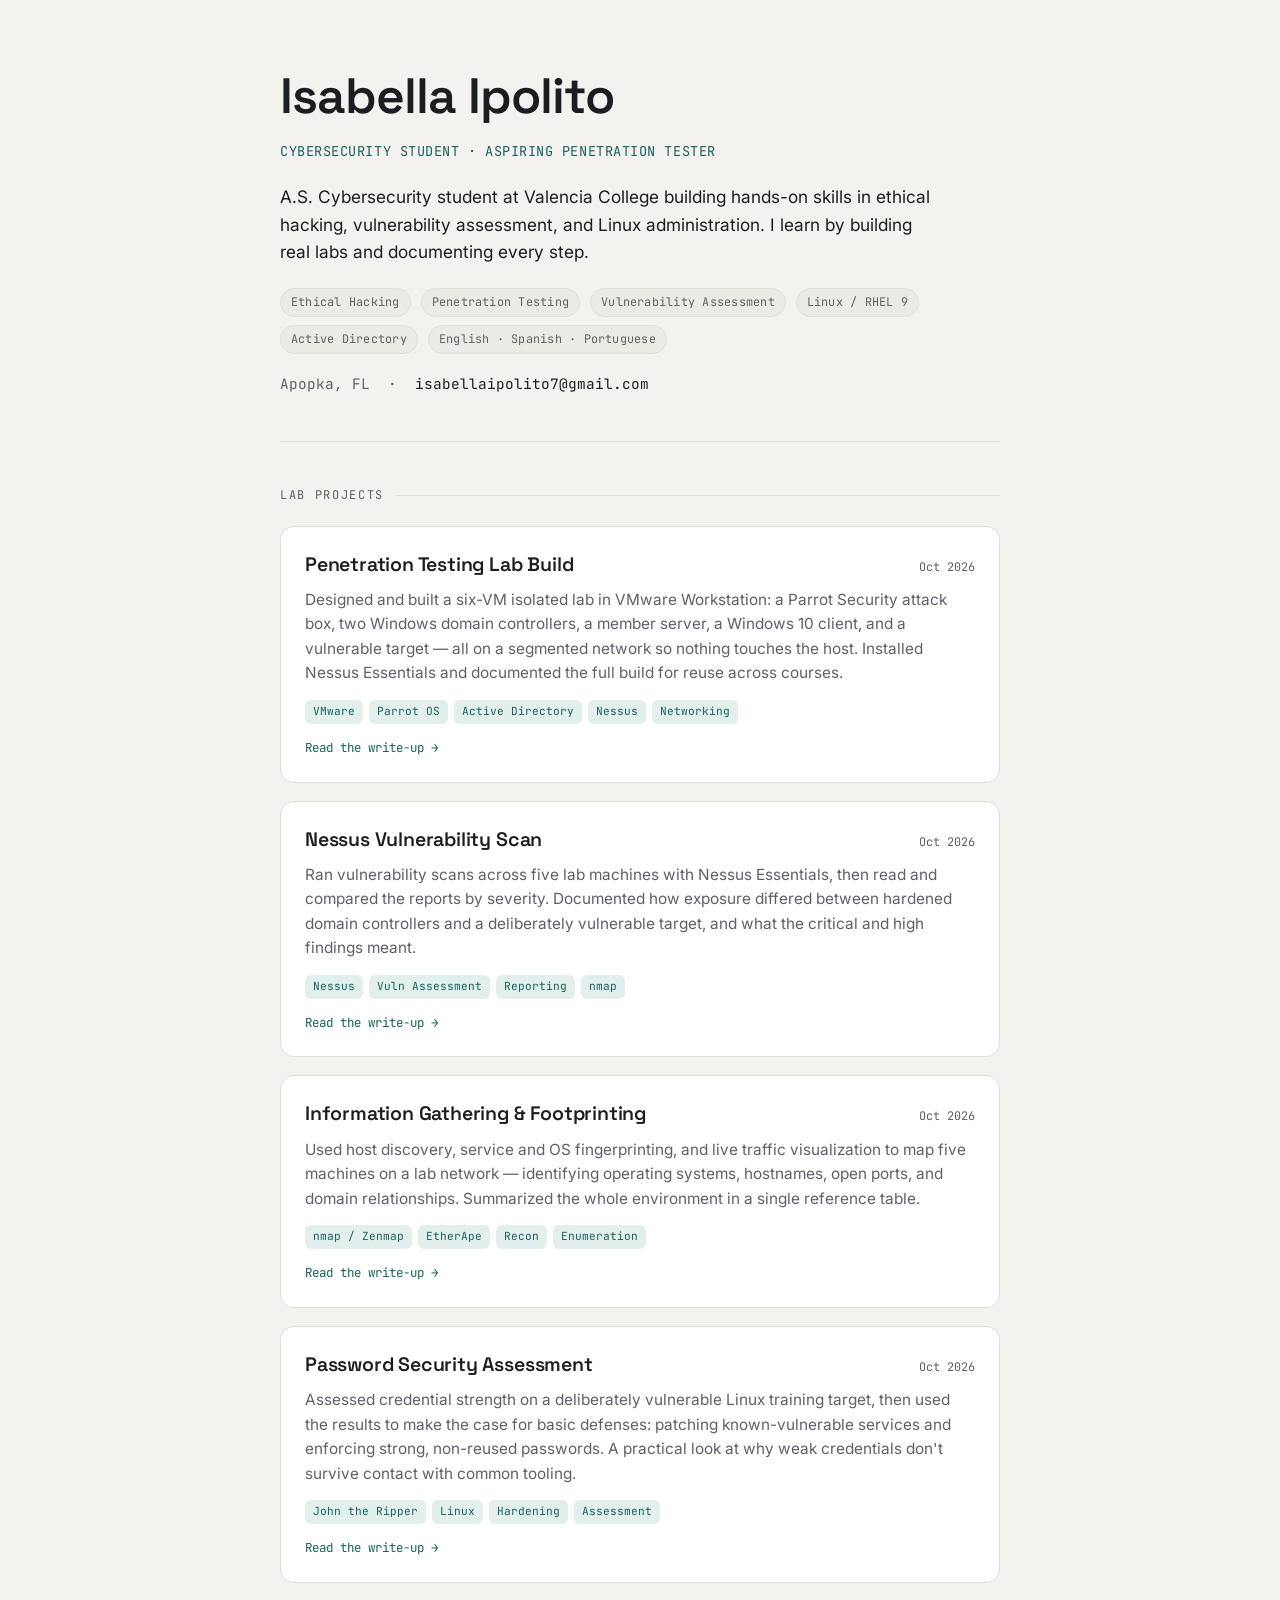
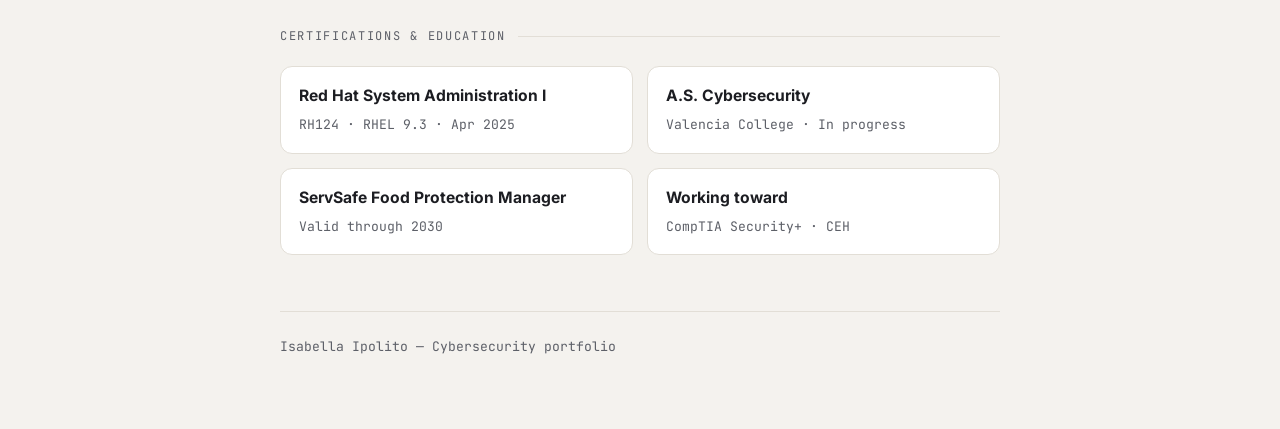
<file: index.html>
<!doctype html>
<html lang="en">
<head>
<meta charset="utf-8">
<meta name="viewport" content="width=device-width, initial-scale=1">
<title>Isabella Ipolito</title>
<link rel="preconnect" href="https://fonts.googleapis.com">
<link rel="preconnect" href="https://fonts.gstatic.com" crossorigin>
<link rel="stylesheet" href="https://fonts.googleapis.com/css2?family=Inter:wght@400;500;600&family=Space+Grotesk:wght@500;600;700&family=JetBrains+Mono:wght@400;500&display=swap">
<link rel="stylesheet" href="style.css">
</head>
<body>
<div class="wrap">
  <header class="intro">
    <h1>Isabella Ipolito</h1>
    <p class="role">Cybersecurity Student · Aspiring Penetration Tester</p>
    <p class="lede">A.S. Cybersecurity student at Valencia College building hands-on skills in ethical hacking, vulnerability assessment, and Linux administration. I learn by building real labs and documenting every step.</p>
    <div class="meta">
      <span class="chip">Ethical Hacking</span>
      <span class="chip">Penetration Testing</span>
      <span class="chip">Vulnerability Assessment</span>
      <span class="chip">Linux / RHEL 9</span>
      <span class="chip">Active Directory</span>
      <span class="chip">English · Spanish · Portuguese</span>
    </div>
    <p class="contact">Apopka, FL &nbsp;·&nbsp; <span>isabellaipolito7@gmail.com</span></p>
  </header>

  <section>
    <p class="eyebrow">Lab Projects</p>
    <div class="cards">

      <a class="card" href="lab-build.html">
        <div class="card-top">
          <h3>Penetration Testing Lab Build</h3>
          <span class="date">Oct 2026</span>
        </div>
        <p>Designed and built a six-VM isolated lab in VMware Workstation: a Parrot Security attack box, two Windows domain controllers, a member server, a Windows 10 client, and a vulnerable target — all on a segmented network so nothing touches the host. Installed Nessus Essentials and documented the full build for reuse across courses.</p>
        <div class="tags">
          <span class="tag">VMware</span><span class="tag">Parrot OS</span><span class="tag">Active Directory</span><span class="tag">Nessus</span><span class="tag">Networking</span>
        </div>
        <span class="view">Read the write-up →</span>
      </a>

      <a class="card" href="nessus-scan.html">
        <div class="card-top">
          <h3>Nessus Vulnerability Scan</h3>
          <span class="date">Oct 2026</span>
        </div>
        <p>Ran vulnerability scans across five lab machines with Nessus Essentials, then read and compared the reports by severity. Documented how exposure differed between hardened domain controllers and a deliberately vulnerable target, and what the critical and high findings meant.</p>
        <div class="tags">
          <span class="tag">Nessus</span><span class="tag">Vuln Assessment</span><span class="tag">Reporting</span><span class="tag">nmap</span>
        </div>
        <span class="view">Read the write-up →</span>
      </a>

      <a class="card" href="footprinting.html">
        <div class="card-top">
          <h3>Information Gathering &amp; Footprinting</h3>
          <span class="date">Oct 2026</span>
        </div>
        <p>Used host discovery, service and OS fingerprinting, and live traffic visualization to map five machines on a lab network — identifying operating systems, hostnames, open ports, and domain relationships. Summarized the whole environment in a single reference table.</p>
        <div class="tags">
          <span class="tag">nmap / Zenmap</span><span class="tag">EtherApe</span><span class="tag">Recon</span><span class="tag">Enumeration</span>
        </div>
        <span class="view">Read the write-up →</span>
      </a>

      <a class="card" href="password-assessment.html">
        <div class="card-top">
          <h3>Password Security Assessment</h3>
          <span class="date">Oct 2026</span>
        </div>
        <p>Assessed credential strength on a deliberately vulnerable Linux training target, then used the results to make the case for basic defenses: patching known-vulnerable services and enforcing strong, non-reused passwords. A practical look at why weak credentials don't survive contact with common tooling.</p>
        <div class="tags">
          <span class="tag">John the Ripper</span><span class="tag">Linux</span><span class="tag">Hardening</span><span class="tag">Assessment</span>
        </div>
        <span class="view">Read the write-up →</span>
      </a>

    </div>
  </section>

  <section>
    <p class="eyebrow">Certifications &amp; Education</p>
    <div class="certs">
      <div class="cert"><strong>Red Hat System Administration I</strong><span>RH124 · RHEL 9.3 · Apr 2025</span></div>
      <div class="cert"><strong>A.S. Cybersecurity</strong><span>Valencia College · In progress</span></div>
      <div class="cert"><strong>ServSafe Food Protection Manager</strong><span>Valid through 2030</span></div>
      <div class="cert"><strong>Working toward</strong><span>CompTIA Security+ · CEH</span></div>
    </div>
  </section>

  <footer>
    Isabella Ipolito — Cybersecurity portfolio
  </footer>
</div>
</body>
</html>
</file>
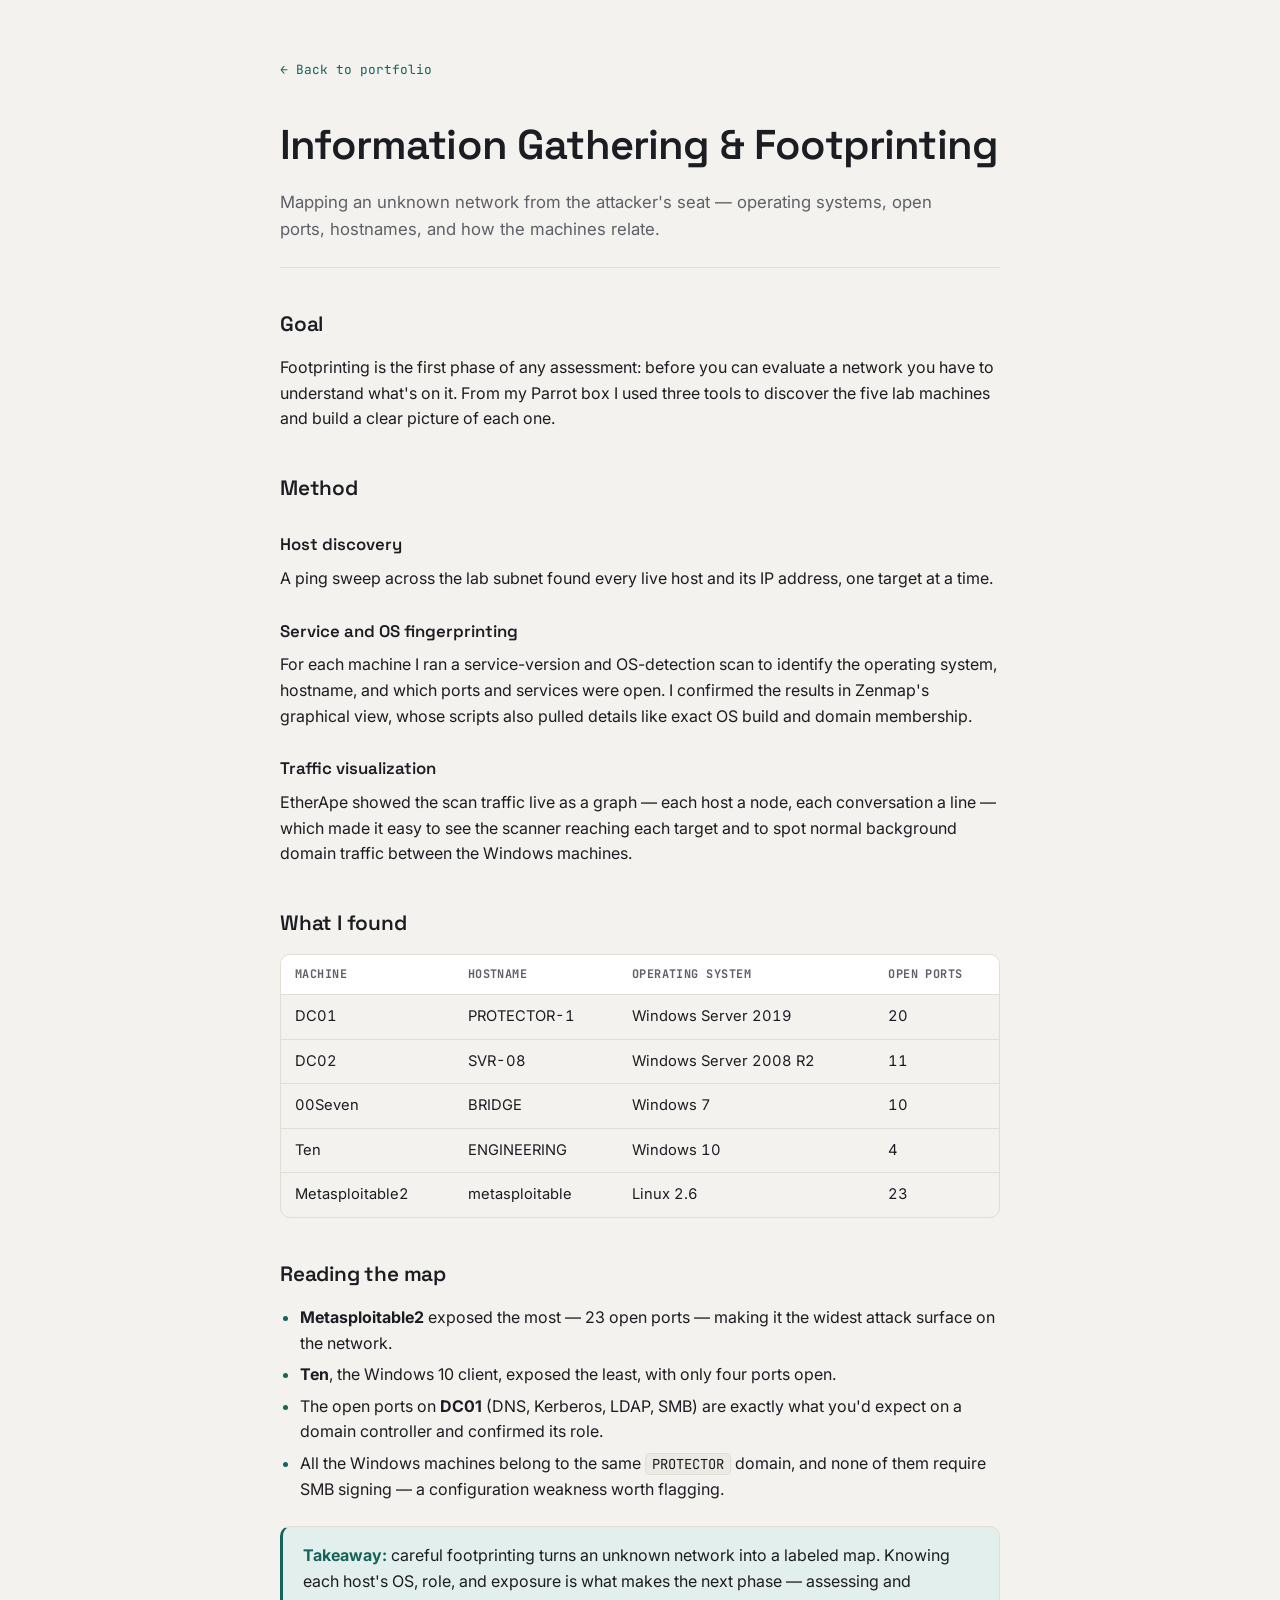
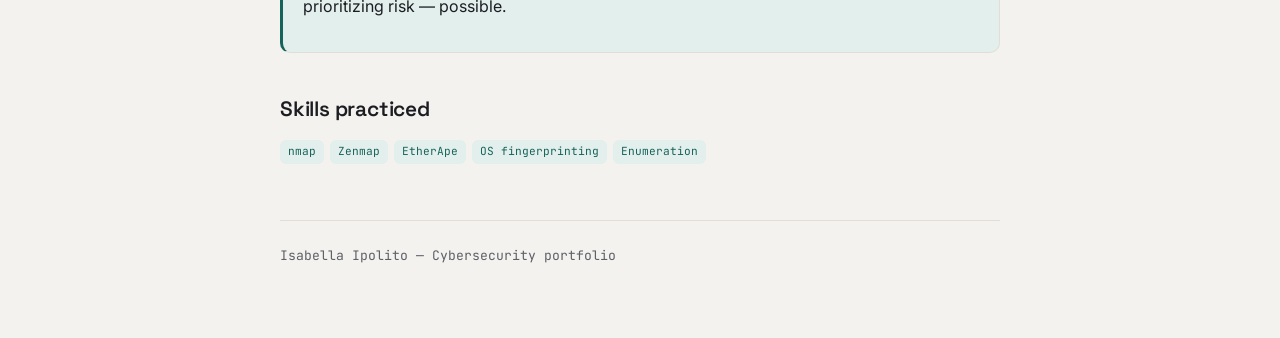
<file: footprinting.html>
<!doctype html>
<html lang="en">
<head>
<meta charset="utf-8">
<meta name="viewport" content="width=device-width, initial-scale=1">
<title>Information Gathering &amp; Footprinting — Isabella Ipolito</title>
<link rel="preconnect" href="https://fonts.googleapis.com">
<link rel="preconnect" href="https://fonts.gstatic.com" crossorigin>
<link rel="stylesheet" href="https://fonts.googleapis.com/css2?family=Inter:wght@400;500;600&family=Space+Grotesk:wght@500;600;700&family=JetBrains+Mono:wght@400;500&display=swap">
<link rel="stylesheet" href="style.css">
</head>
<body>
<div class="wrap">
  <a class="back" href="index.html">← Back to portfolio</a>
  <article>
    <header class="page-head">
      <h1>Information Gathering &amp; Footprinting</h1>
      <p class="sub">Mapping an unknown network from the attacker's seat — operating systems, open ports, hostnames, and how the machines relate.</p>
    </header>

    <h2>Goal</h2>
    <p>Footprinting is the first phase of any assessment: before you can evaluate a network you have to understand what's on it. From my Parrot box I used three tools to discover the five lab machines and build a clear picture of each one.</p>

    <h2>Method</h2>
    <h3>Host discovery</h3>
    <p>A ping sweep across the lab subnet found every live host and its IP address, one target at a time.</p>
    <h3>Service and OS fingerprinting</h3>
    <p>For each machine I ran a service-version and OS-detection scan to identify the operating system, hostname, and which ports and services were open. I confirmed the results in Zenmap's graphical view, whose scripts also pulled details like exact OS build and domain membership.</p>
    <h3>Traffic visualization</h3>
    <p>EtherApe showed the scan traffic live as a graph — each host a node, each conversation a line — which made it easy to see the scanner reaching each target and to spot normal background domain traffic between the Windows machines.</p>

    <h2>What I found</h2>
    <div class="table-scroll">
      <table>
        <thead><tr><th>Machine</th><th>Hostname</th><th>Operating system</th><th>Open ports</th></tr></thead>
        <tbody>
          <tr><td>DC01</td><td>PROTECTOR-1</td><td>Windows Server 2019</td><td>20</td></tr>
          <tr><td>DC02</td><td>SVR-08</td><td>Windows Server 2008 R2</td><td>11</td></tr>
          <tr><td>00Seven</td><td>BRIDGE</td><td>Windows 7</td><td>10</td></tr>
          <tr><td>Ten</td><td>ENGINEERING</td><td>Windows 10</td><td>4</td></tr>
          <tr><td>Metasploitable2</td><td>metasploitable</td><td>Linux 2.6</td><td>23</td></tr>
        </tbody>
      </table>
    </div>

    <h2>Reading the map</h2>
    <ul>
      <li><strong>Metasploitable2</strong> exposed the most — 23 open ports — making it the widest attack surface on the network.</li>
      <li><strong>Ten</strong>, the Windows 10 client, exposed the least, with only four ports open.</li>
      <li>The open ports on <strong>DC01</strong> (DNS, Kerberos, LDAP, SMB) are exactly what you'd expect on a domain controller and confirmed its role.</li>
      <li>All the Windows machines belong to the same <code>PROTECTOR</code> domain, and none of them require SMB signing — a configuration weakness worth flagging.</li>
    </ul>

    <div class="callout">
      <p><strong>Takeaway:</strong> careful footprinting turns an unknown network into a labeled map. Knowing each host's OS, role, and exposure is what makes the next phase — assessing and prioritizing risk — possible.</p>
    </div>

    <h2>Skills practiced</h2>
    <div class="toolrow">
      <span class="tag">nmap</span><span class="tag">Zenmap</span><span class="tag">EtherApe</span><span class="tag">OS fingerprinting</span><span class="tag">Enumeration</span>
    </div>
  </article>
  <footer>Isabella Ipolito — Cybersecurity portfolio</footer>
</div>
</body>
</html>
</file>
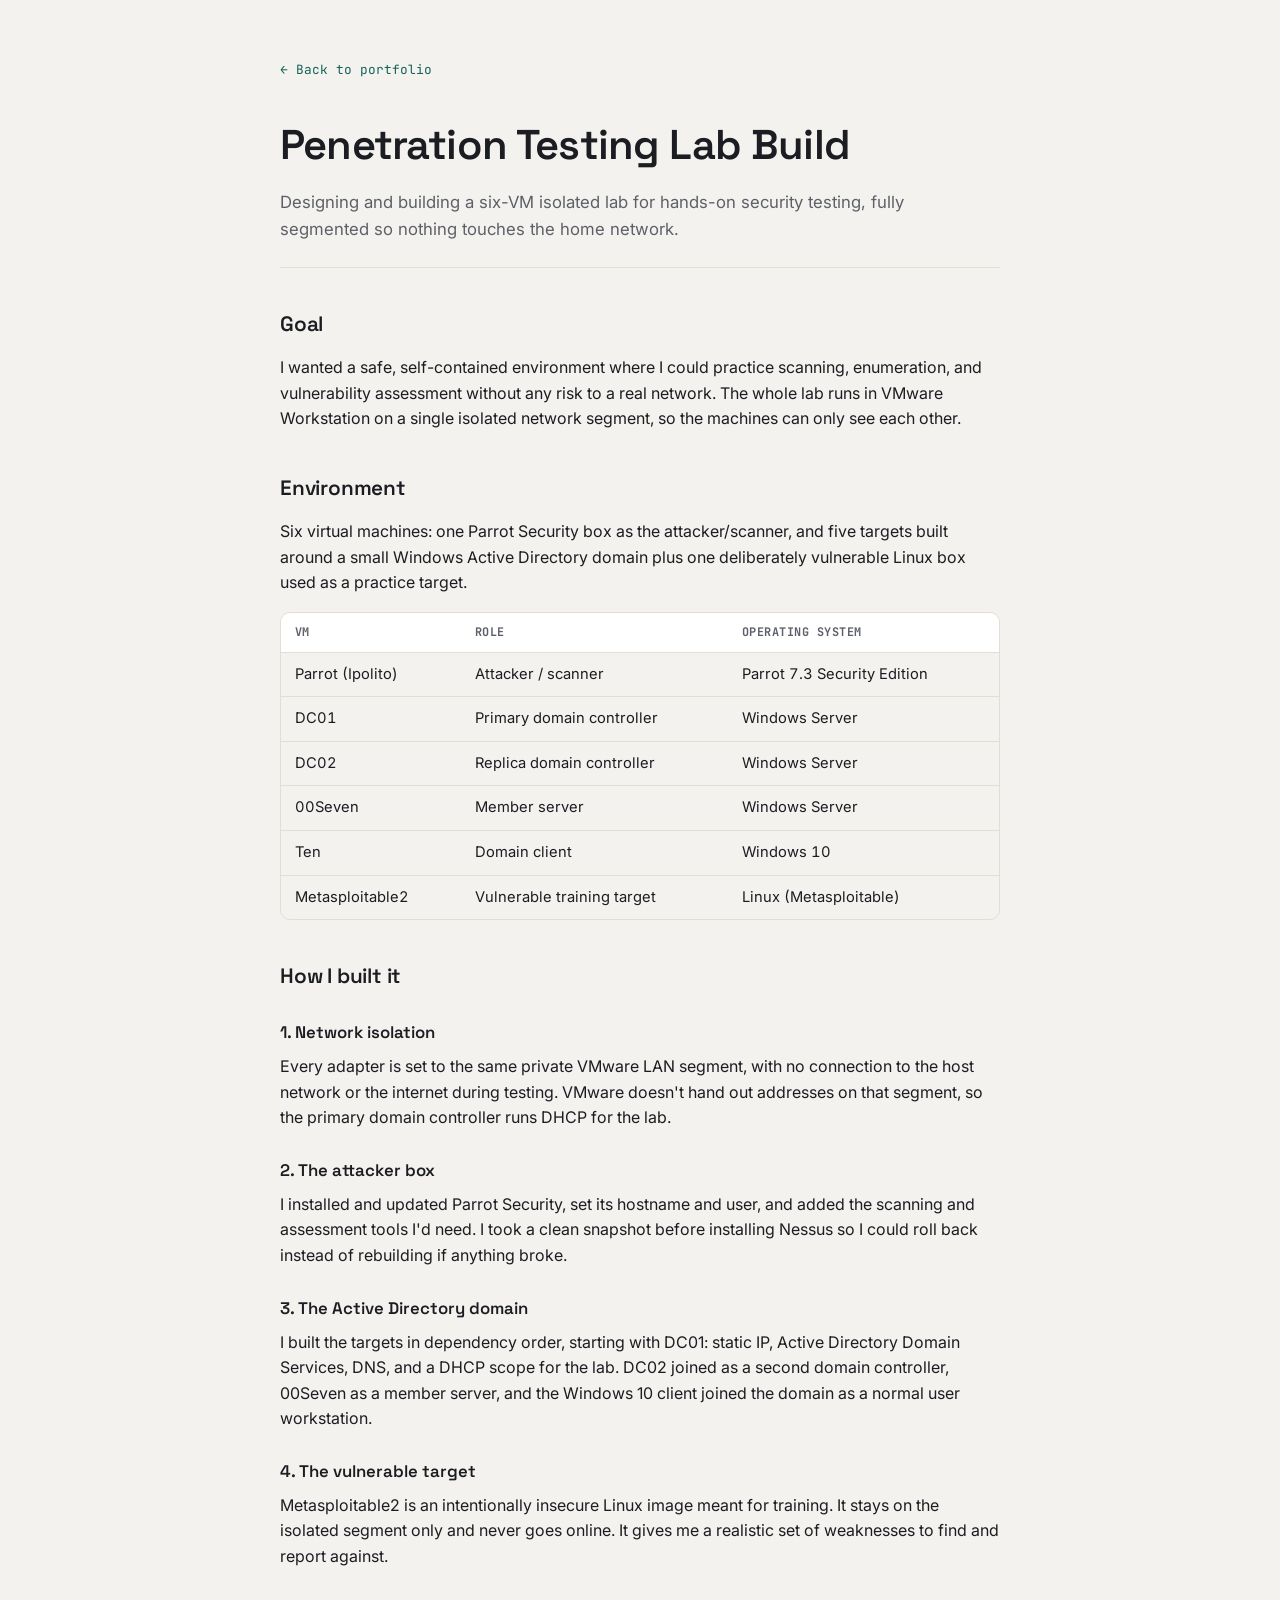
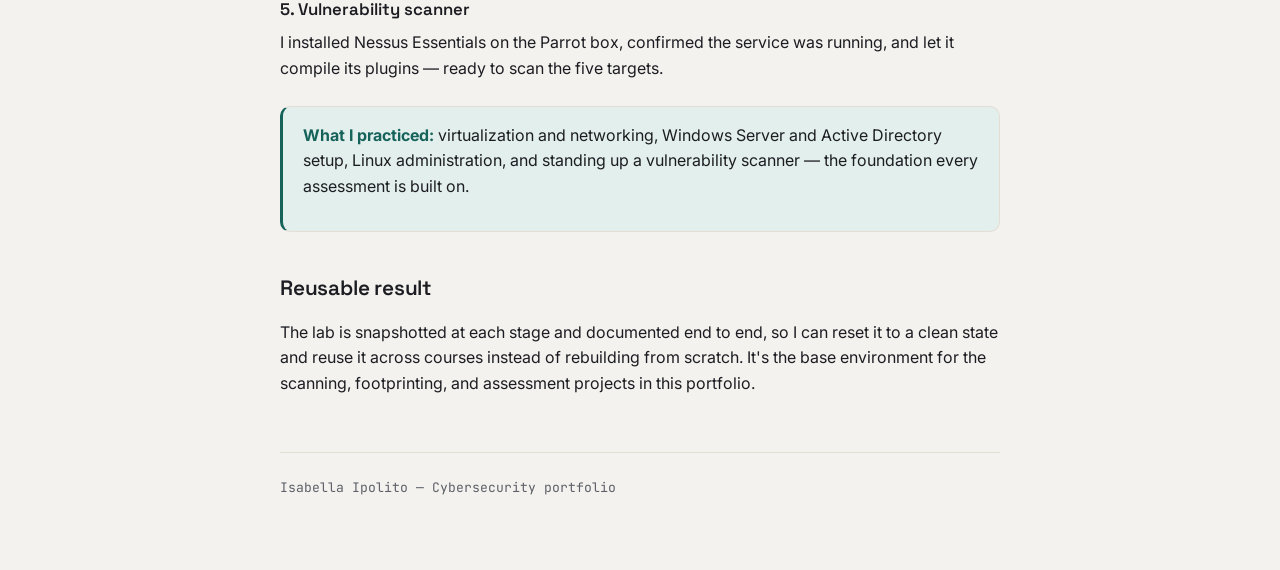
<file: lab-build.html>
<!doctype html>
<html lang="en">
<head>
<meta charset="utf-8">
<meta name="viewport" content="width=device-width, initial-scale=1">
<title>Penetration Testing Lab Build — Isabella Ipolito</title>
<link rel="preconnect" href="https://fonts.googleapis.com">
<link rel="preconnect" href="https://fonts.gstatic.com" crossorigin>
<link rel="stylesheet" href="https://fonts.googleapis.com/css2?family=Inter:wght@400;500;600&family=Space+Grotesk:wght@500;600;700&family=JetBrains+Mono:wght@400;500&display=swap">
<link rel="stylesheet" href="style.css">
</head>
<body>
<div class="wrap">
  <a class="back" href="index.html">← Back to portfolio</a>
  <article>
    <header class="page-head">
      <h1>Penetration Testing Lab Build</h1>
      <p class="sub">Designing and building a six-VM isolated lab for hands-on security testing, fully segmented so nothing touches the home network.</p>
    </header>

    <h2>Goal</h2>
    <p>I wanted a safe, self-contained environment where I could practice scanning, enumeration, and vulnerability assessment without any risk to a real network. The whole lab runs in VMware Workstation on a single isolated network segment, so the machines can only see each other.</p>

    <h2>Environment</h2>
    <p>Six virtual machines: one Parrot Security box as the attacker/scanner, and five targets built around a small Windows Active Directory domain plus one deliberately vulnerable Linux box used as a practice target.</p>
    <div class="table-scroll">
      <table>
        <thead><tr><th>VM</th><th>Role</th><th>Operating system</th></tr></thead>
        <tbody>
          <tr><td>Parrot (Ipolito)</td><td>Attacker / scanner</td><td>Parrot 7.3 Security Edition</td></tr>
          <tr><td>DC01</td><td>Primary domain controller</td><td>Windows Server</td></tr>
          <tr><td>DC02</td><td>Replica domain controller</td><td>Windows Server</td></tr>
          <tr><td>00Seven</td><td>Member server</td><td>Windows Server</td></tr>
          <tr><td>Ten</td><td>Domain client</td><td>Windows 10</td></tr>
          <tr><td>Metasploitable2</td><td>Vulnerable training target</td><td>Linux (Metasploitable)</td></tr>
        </tbody>
      </table>
    </div>

    <h2>How I built it</h2>
    <h3>1. Network isolation</h3>
    <p>Every adapter is set to the same private VMware LAN segment, with no connection to the host network or the internet during testing. VMware doesn't hand out addresses on that segment, so the primary domain controller runs DHCP for the lab.</p>

    <h3>2. The attacker box</h3>
    <p>I installed and updated Parrot Security, set its hostname and user, and added the scanning and assessment tools I'd need. I took a clean snapshot before installing Nessus so I could roll back instead of rebuilding if anything broke.</p>

    <h3>3. The Active Directory domain</h3>
    <p>I built the targets in dependency order, starting with DC01: static IP, Active Directory Domain Services, DNS, and a DHCP scope for the lab. DC02 joined as a second domain controller, 00Seven as a member server, and the Windows 10 client joined the domain as a normal user workstation.</p>

    <h3>4. The vulnerable target</h3>
    <p>Metasploitable2 is an intentionally insecure Linux image meant for training. It stays on the isolated segment only and never goes online. It gives me a realistic set of weaknesses to find and report against.</p>

    <h3>5. Vulnerability scanner</h3>
    <p>I installed Nessus Essentials on the Parrot box, confirmed the service was running, and let it compile its plugins — ready to scan the five targets.</p>

    <div class="callout">
      <p><strong>What I practiced:</strong> virtualization and networking, Windows Server and Active Directory setup, Linux administration, and standing up a vulnerability scanner — the foundation every assessment is built on.</p>
    </div>

    <h2>Reusable result</h2>
    <p>The lab is snapshotted at each stage and documented end to end, so I can reset it to a clean state and reuse it across courses instead of rebuilding from scratch. It's the base environment for the scanning, footprinting, and assessment projects in this portfolio.</p>
  </article>
  <footer>Isabella Ipolito — Cybersecurity portfolio</footer>
</div>
</body>
</html>
</file>
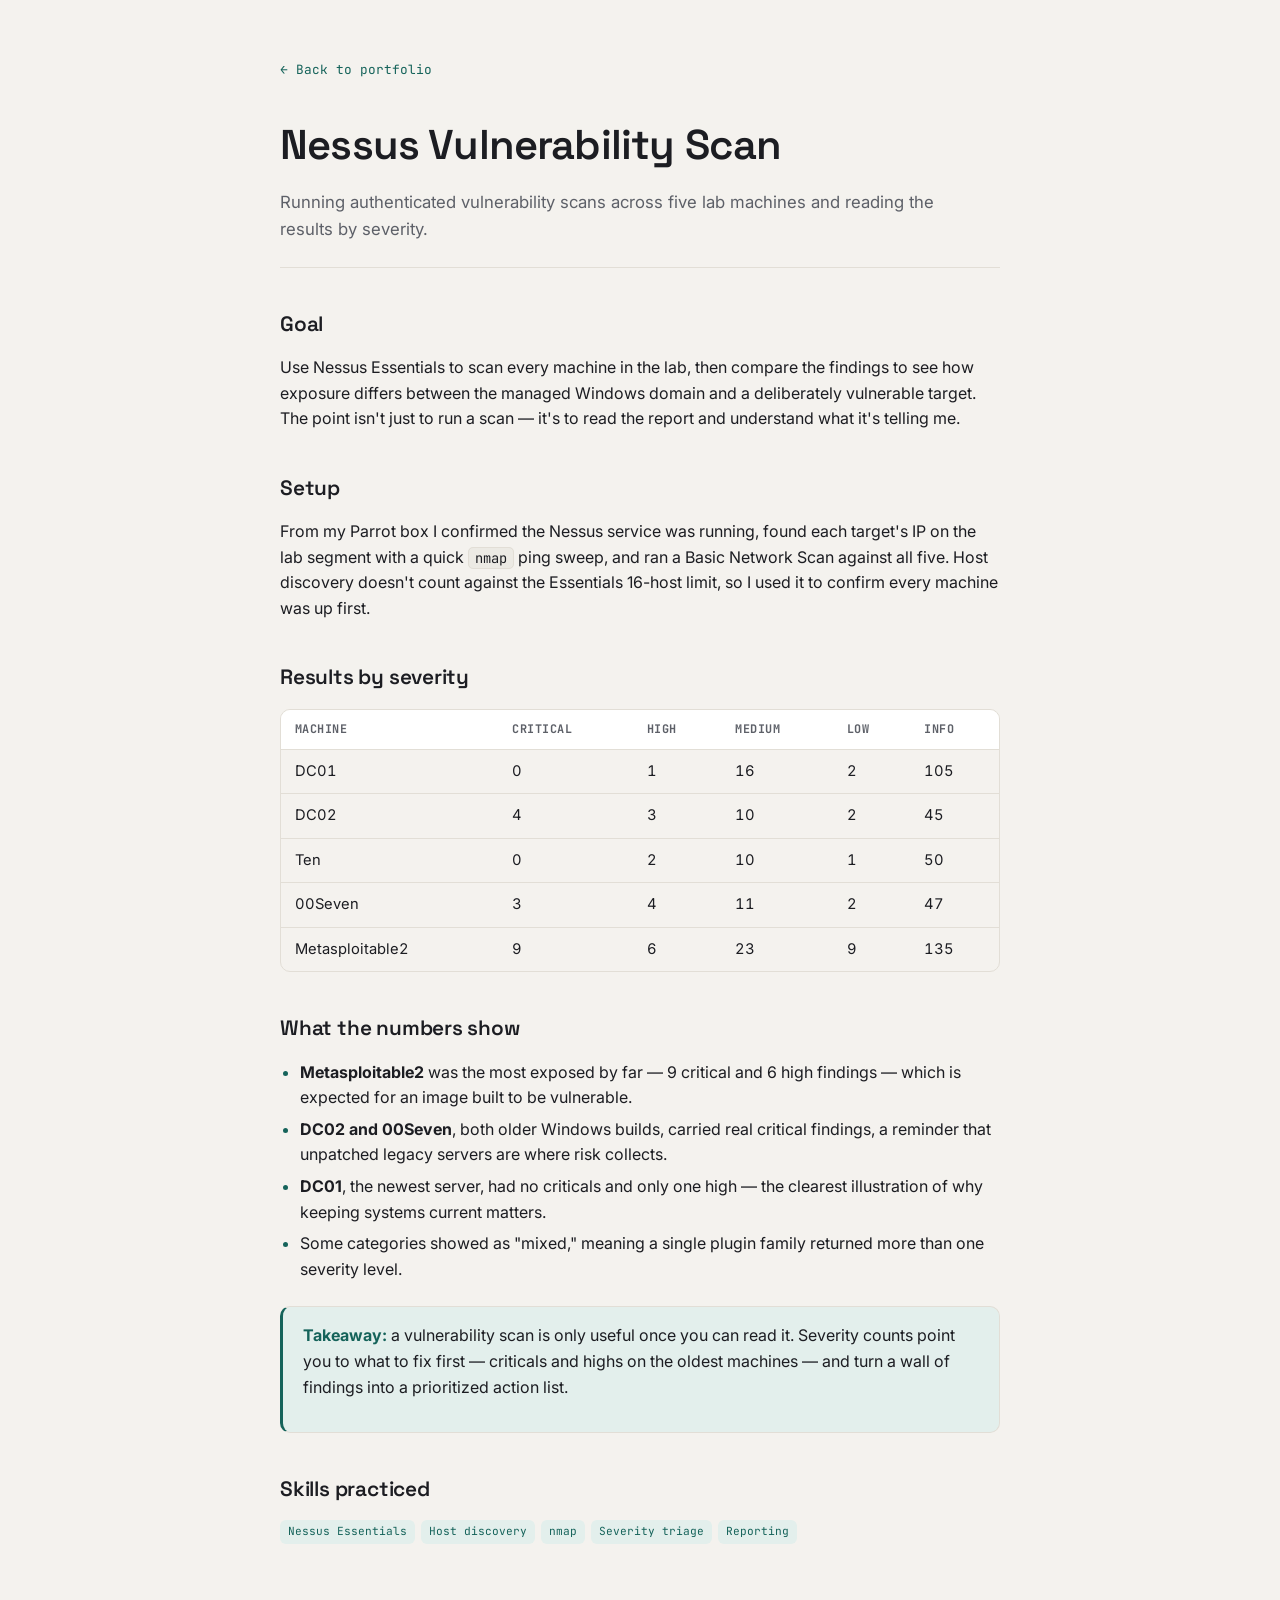
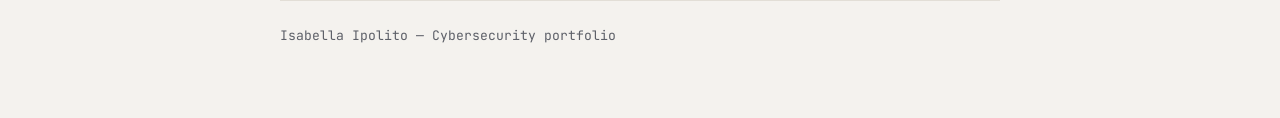
<file: nessus-scan.html>
<!doctype html>
<html lang="en">
<head>
<meta charset="utf-8">
<meta name="viewport" content="width=device-width, initial-scale=1">
<title>Nessus Vulnerability Scan — Isabella Ipolito</title>
<link rel="preconnect" href="https://fonts.googleapis.com">
<link rel="preconnect" href="https://fonts.gstatic.com" crossorigin>
<link rel="stylesheet" href="https://fonts.googleapis.com/css2?family=Inter:wght@400;500;600&family=Space+Grotesk:wght@500;600;700&family=JetBrains+Mono:wght@400;500&display=swap">
<link rel="stylesheet" href="style.css">
</head>
<body>
<div class="wrap">
  <a class="back" href="index.html">← Back to portfolio</a>
  <article>
    <header class="page-head">
      <h1>Nessus Vulnerability Scan</h1>
      <p class="sub">Running authenticated vulnerability scans across five lab machines and reading the results by severity.</p>
    </header>

    <h2>Goal</h2>
    <p>Use Nessus Essentials to scan every machine in the lab, then compare the findings to see how exposure differs between the managed Windows domain and a deliberately vulnerable target. The point isn't just to run a scan — it's to read the report and understand what it's telling me.</p>

    <h2>Setup</h2>
    <p>From my Parrot box I confirmed the Nessus service was running, found each target's IP on the lab segment with a quick <code>nmap</code> ping sweep, and ran a Basic Network Scan against all five. Host discovery doesn't count against the Essentials 16-host limit, so I used it to confirm every machine was up first.</p>

    <h2>Results by severity</h2>
    <div class="table-scroll">
      <table>
        <thead><tr><th>Machine</th><th>Critical</th><th>High</th><th>Medium</th><th>Low</th><th>Info</th></tr></thead>
        <tbody>
          <tr><td>DC01</td><td>0</td><td>1</td><td>16</td><td>2</td><td>105</td></tr>
          <tr><td>DC02</td><td>4</td><td>3</td><td>10</td><td>2</td><td>45</td></tr>
          <tr><td>Ten</td><td>0</td><td>2</td><td>10</td><td>1</td><td>50</td></tr>
          <tr><td>00Seven</td><td>3</td><td>4</td><td>11</td><td>2</td><td>47</td></tr>
          <tr><td>Metasploitable2</td><td>9</td><td>6</td><td>23</td><td>9</td><td>135</td></tr>
        </tbody>
      </table>
    </div>

    <h2>What the numbers show</h2>
    <ul>
      <li><strong>Metasploitable2</strong> was the most exposed by far — 9 critical and 6 high findings — which is expected for an image built to be vulnerable.</li>
      <li><strong>DC02 and 00Seven</strong>, both older Windows builds, carried real critical findings, a reminder that unpatched legacy servers are where risk collects.</li>
      <li><strong>DC01</strong>, the newest server, had no criticals and only one high — the clearest illustration of why keeping systems current matters.</li>
      <li>Some categories showed as "mixed," meaning a single plugin family returned more than one severity level.</li>
    </ul>

    <div class="callout">
      <p><strong>Takeaway:</strong> a vulnerability scan is only useful once you can read it. Severity counts point you to what to fix first — criticals and highs on the oldest machines — and turn a wall of findings into a prioritized action list.</p>
    </div>

    <h2>Skills practiced</h2>
    <div class="toolrow">
      <span class="tag">Nessus Essentials</span><span class="tag">Host discovery</span><span class="tag">nmap</span><span class="tag">Severity triage</span><span class="tag">Reporting</span>
    </div>
  </article>
  <footer>Isabella Ipolito — Cybersecurity portfolio</footer>
</div>
</body>
</html>
</file>
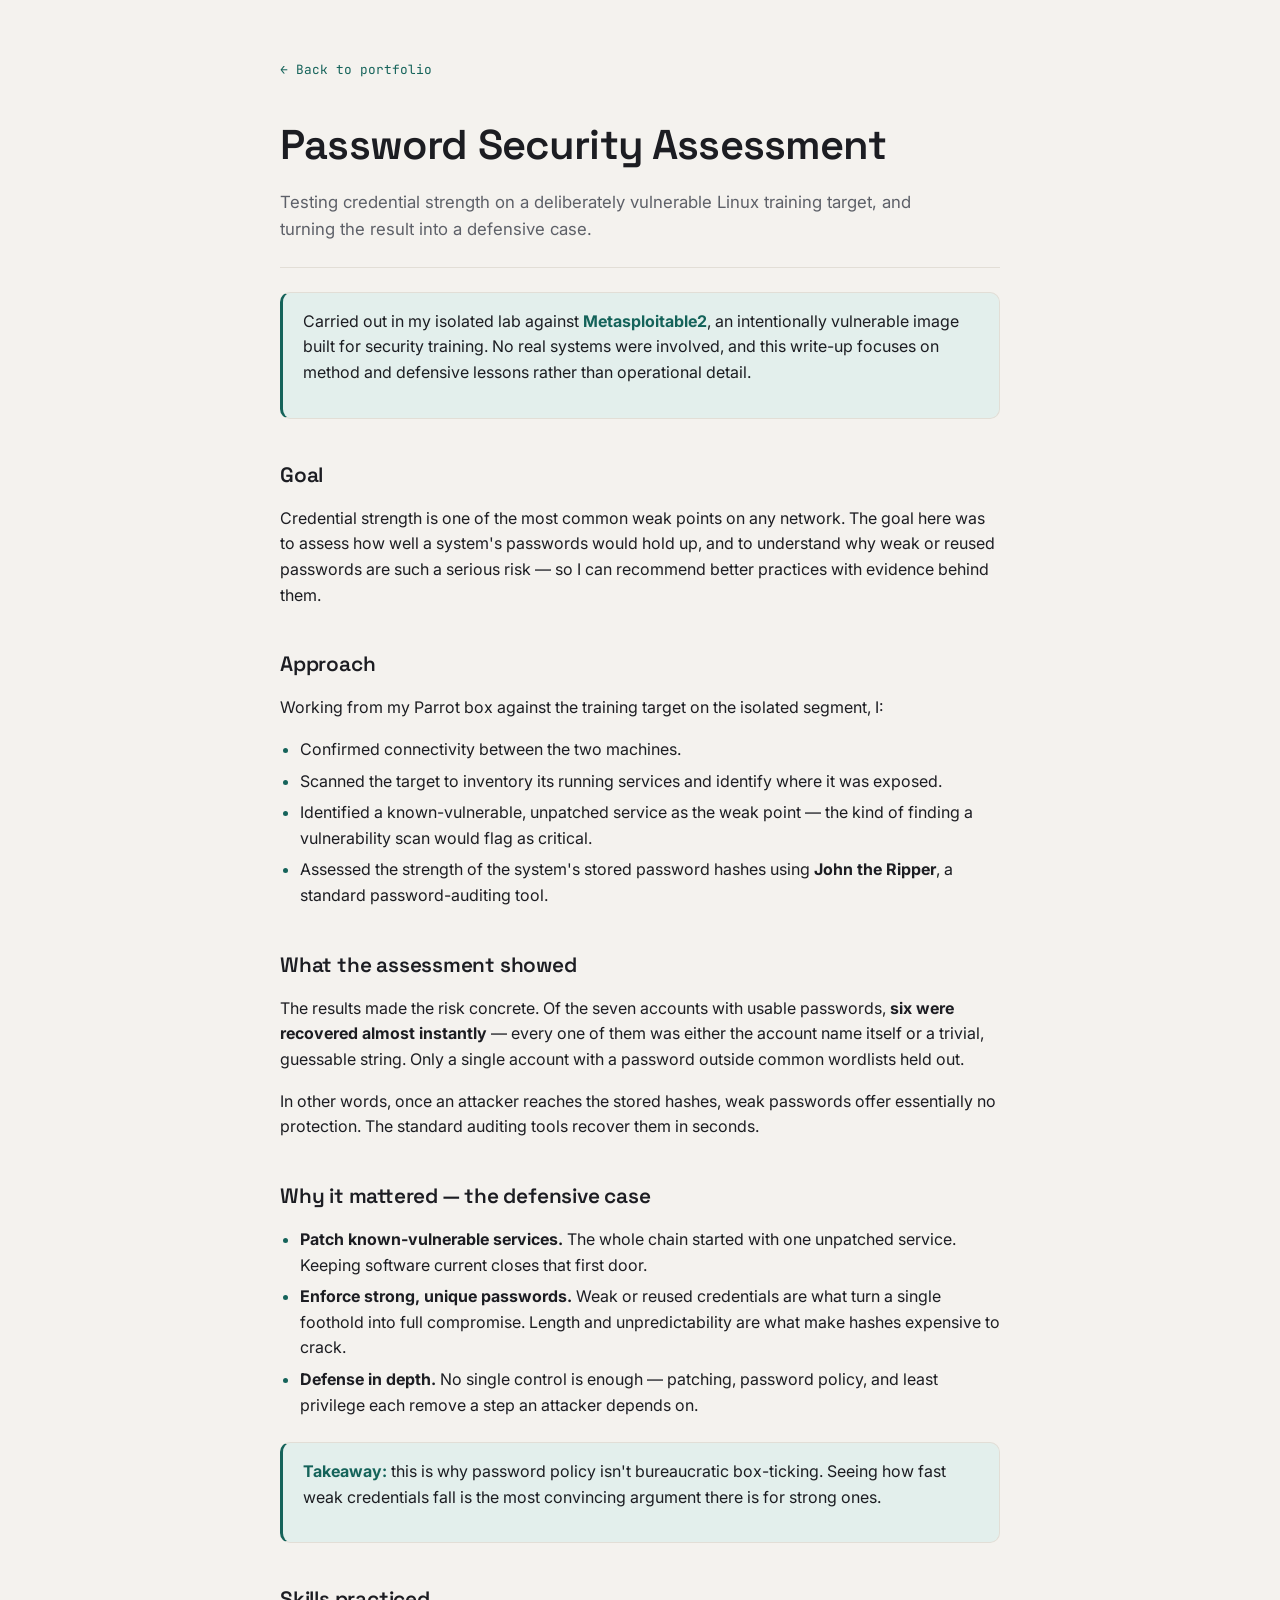
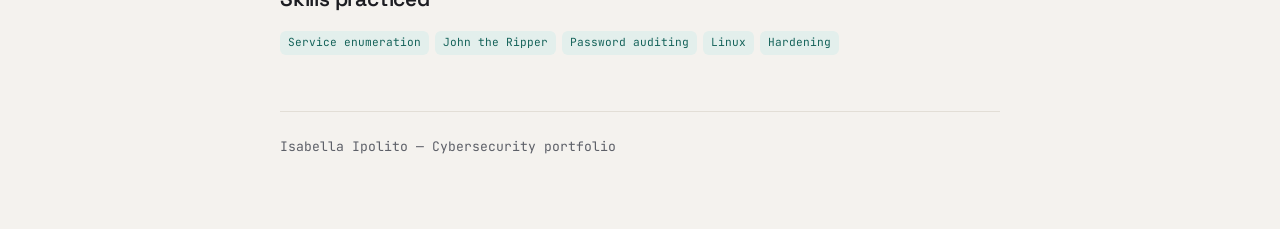
<file: password-assessment.html>
<!doctype html>
<html lang="en">
<head>
<meta charset="utf-8">
<meta name="viewport" content="width=device-width, initial-scale=1">
<title>Password Security Assessment — Isabella Ipolito</title>
<link rel="preconnect" href="https://fonts.googleapis.com">
<link rel="preconnect" href="https://fonts.gstatic.com" crossorigin>
<link rel="stylesheet" href="https://fonts.googleapis.com/css2?family=Inter:wght@400;500;600&family=Space+Grotesk:wght@500;600;700&family=JetBrains+Mono:wght@400;500&display=swap">
<link rel="stylesheet" href="style.css">
</head>
<body>
<div class="wrap">
  <a class="back" href="index.html">← Back to portfolio</a>
  <article>
    <header class="page-head">
      <h1>Password Security Assessment</h1>
      <p class="sub">Testing credential strength on a deliberately vulnerable Linux training target, and turning the result into a defensive case.</p>
    </header>

    <div class="callout">
      <p>Carried out in my isolated lab against <strong>Metasploitable2</strong>, an intentionally vulnerable image built for security training. No real systems were involved, and this write-up focuses on method and defensive lessons rather than operational detail.</p>
    </div>

    <h2>Goal</h2>
    <p>Credential strength is one of the most common weak points on any network. The goal here was to assess how well a system's passwords would hold up, and to understand why weak or reused passwords are such a serious risk — so I can recommend better practices with evidence behind them.</p>

    <h2>Approach</h2>
    <p>Working from my Parrot box against the training target on the isolated segment, I:</p>
    <ul>
      <li>Confirmed connectivity between the two machines.</li>
      <li>Scanned the target to inventory its running services and identify where it was exposed.</li>
      <li>Identified a known-vulnerable, unpatched service as the weak point — the kind of finding a vulnerability scan would flag as critical.</li>
      <li>Assessed the strength of the system's stored password hashes using <strong>John the Ripper</strong>, a standard password-auditing tool.</li>
    </ul>

    <h2>What the assessment showed</h2>
    <p>The results made the risk concrete. Of the seven accounts with usable passwords, <strong>six were recovered almost instantly</strong> — every one of them was either the account name itself or a trivial, guessable string. Only a single account with a password outside common wordlists held out.</p>
    <p>In other words, once an attacker reaches the stored hashes, weak passwords offer essentially no protection. The standard auditing tools recover them in seconds.</p>

    <h2>Why it mattered — the defensive case</h2>
    <ul>
      <li><strong>Patch known-vulnerable services.</strong> The whole chain started with one unpatched service. Keeping software current closes that first door.</li>
      <li><strong>Enforce strong, unique passwords.</strong> Weak or reused credentials are what turn a single foothold into full compromise. Length and unpredictability are what make hashes expensive to crack.</li>
      <li><strong>Defense in depth.</strong> No single control is enough — patching, password policy, and least privilege each remove a step an attacker depends on.</li>
    </ul>

    <div class="callout">
      <p><strong>Takeaway:</strong> this is why password policy isn't bureaucratic box-ticking. Seeing how fast weak credentials fall is the most convincing argument there is for strong ones.</p>
    </div>

    <h2>Skills practiced</h2>
    <div class="toolrow">
      <span class="tag">Service enumeration</span><span class="tag">John the Ripper</span><span class="tag">Password auditing</span><span class="tag">Linux</span><span class="tag">Hardening</span>
    </div>
  </article>
  <footer>Isabella Ipolito — Cybersecurity portfolio</footer>
</div>
</body>
</html>
</file>
<file: style.css>
/* Shared styles — Isabella Ipolito cybersecurity portfolio */
/* Layout: single centered column, quiet editorial resume + article pages */
:root {
  --bg: #f4f2ee;
  --surface: #ffffff;
  --fg: #1c1d22;
  --muted: #5d6068;
  --line: #e2ded6;
  --accent: #15635a;
  --accent-soft: #e3efec;
  --chip: #eceae4;
  --font-display: "Space Grotesk", "Segoe UI", system-ui, sans-serif;
  --font-body: "Inter", system-ui, -apple-system, sans-serif;
  --font-mono: "JetBrains Mono", ui-monospace, "SF Mono", Menlo, monospace;
}
@media (prefers-color-scheme: dark) {
  :root:not([data-theme="light"]) {
    --bg: #121316;
    --surface: #1b1d21;
    --fg: #ecedf0;
    --muted: #9a9ea8;
    --line: #2c2f35;
    --accent: #4fd1bf;
    --accent-soft: #15302c;
    --chip: #24272d;
    color-scheme: dark;
  }
}
:root[data-theme="dark"] {
  --bg: #121316;
  --surface: #1b1d21;
  --fg: #ecedf0;
  --muted: #9a9ea8;
  --line: #2c2f35;
  --accent: #4fd1bf;
  --accent-soft: #15302c;
  --chip: #24272d;
  color-scheme: dark;
}
* { box-sizing: border-box; }
html, body { margin: 0; }
img { max-width: 100%; }
body {
  background: var(--bg);
  color: var(--fg);
  font-family: var(--font-body);
  line-height: 1.6;
  -webkit-font-smoothing: antialiased;
}
.wrap {
  max-width: 760px;
  margin: 0 auto;
  padding-left: 20px;
  padding-right: 20px;
  padding-block: 56px 72px;
}
a { color: var(--accent); }

/* ---- Home header ---- */
header.intro { border-bottom: 1px solid var(--line); padding-bottom: 32px; }
h1 {
  font-family: var(--font-display);
  font-weight: 600;
  font-size: clamp(2.2rem, 7vw, 3.1rem);
  letter-spacing: -0.02em;
  margin: 0 0 6px;
  text-wrap: balance;
}
.role {
  font-family: var(--font-mono);
  font-size: 0.85rem;
  letter-spacing: 0.04em;
  color: var(--accent);
  text-transform: uppercase;
  margin: 0 0 20px;
}
.lede { font-size: 1.08rem; color: var(--fg); max-width: 60ch; margin: 0 0 22px; }
.meta { display: flex; flex-wrap: wrap; gap: 8px 10px; }
.chip {
  font-family: var(--font-mono);
  font-size: 0.74rem;
  letter-spacing: 0.02em;
  background: var(--chip);
  border: 1px solid var(--line);
  color: var(--muted);
  padding: 4px 10px;
  border-radius: 999px;
  white-space: nowrap;
}
.contact { margin-top: 18px; font-size: 0.9rem; color: var(--muted); font-family: var(--font-mono); }
.contact span { color: var(--fg); }
section { margin-top: 44px; }
.eyebrow {
  font-family: var(--font-mono);
  font-size: 0.75rem;
  letter-spacing: 0.14em;
  text-transform: uppercase;
  color: var(--muted);
  margin: 0 0 20px;
  display: flex;
  align-items: center;
  gap: 12px;
}
.eyebrow::after { content: ""; flex: 1; height: 1px; background: var(--line); }

/* ---- Project cards (home) ---- */
.cards { display: flex; flex-direction: column; gap: 18px; }
a.card {
  display: block;
  background: var(--surface);
  border: 1px solid var(--line);
  border-radius: 14px;
  padding: 22px 24px;
  text-decoration: none;
  color: inherit;
  transition: border-color .15s ease, transform .15s ease;
}
a.card:hover { border-color: var(--accent); transform: translateY(-2px); }
.card-top { display: flex; justify-content: space-between; align-items: baseline; gap: 14px; }
.card h3 {
  font-family: var(--font-display);
  font-weight: 600;
  font-size: 1.22rem;
  letter-spacing: -0.01em;
  margin: 0 0 8px;
  min-width: 0;
}
.card .date { font-family: var(--font-mono); font-size: 0.74rem; color: var(--muted); white-space: nowrap; }
.card p { margin: 0 0 14px; color: var(--muted); font-size: 0.96rem; }
.tags { display: flex; flex-wrap: wrap; gap: 6px; }
.tag {
  font-family: var(--font-mono);
  font-size: 0.7rem;
  color: var(--accent);
  background: var(--accent-soft);
  padding: 3px 8px;
  border-radius: 6px;
}
.view { font-family: var(--font-mono); font-size: 0.78rem; color: var(--accent); margin-top: 14px; display: inline-block; }

/* ---- Certs ---- */
.certs { display: grid; grid-template-columns: 1fr 1fr; gap: 14px; }
@media (max-width: 520px) { .certs { grid-template-columns: 1fr; } }
.cert {
  background: var(--surface);
  border: 1px solid var(--line);
  border-radius: 12px;
  padding: 16px 18px;
}
.cert strong { display: block; font-size: 0.98rem; margin-bottom: 3px; }
.cert span { font-size: 0.82rem; color: var(--muted); font-family: var(--font-mono); }

footer { margin-top: 56px; padding-top: 24px; border-top: 1px solid var(--line); font-size: 0.82rem; color: var(--muted); font-family: var(--font-mono); }

/* ---- Project article pages ---- */
.back { font-family: var(--font-mono); font-size: 0.8rem; text-decoration: none; display: inline-block; margin-bottom: 32px; }
.back:hover { text-decoration: underline; }
article header.page-head { border-bottom: 1px solid var(--line); padding-bottom: 24px; margin-bottom: 8px; }
article h1 { font-size: clamp(1.9rem, 5.5vw, 2.6rem); margin-bottom: 10px; }
.sub { color: var(--muted); font-size: 1.05rem; margin: 0; max-width: 62ch; }
article h2 {
  font-family: var(--font-display);
  font-weight: 600;
  font-size: 1.3rem;
  letter-spacing: -0.01em;
  margin: 40px 0 14px;
}
article h3 { font-family: var(--font-display); font-weight: 600; font-size: 1.05rem; margin: 26px 0 8px; }
article p { margin: 0 0 16px; }
article ul { margin: 0 0 16px; padding-left: 20px; }
article li { margin-bottom: 6px; }
article li::marker { color: var(--accent); }
code {
  font-family: var(--font-mono);
  font-size: 0.86em;
  background: var(--chip);
  border: 1px solid var(--line);
  padding: 1px 6px;
  border-radius: 5px;
}
.table-scroll { overflow-x: auto; margin: 0 0 20px; border: 1px solid var(--line); border-radius: 10px; }
table { width: 100%; border-collapse: collapse; font-size: 0.92rem; }
th, td { text-align: left; padding: 10px 14px; border-bottom: 1px solid var(--line); white-space: nowrap; }
th { font-family: var(--font-mono); font-size: 0.74rem; text-transform: uppercase; letter-spacing: 0.04em; color: var(--muted); background: var(--surface); }
tr:last-child td { border-bottom: none; }
td { font-variant-numeric: tabular-nums; }
.callout {
  background: var(--accent-soft);
  border: 1px solid var(--line);
  border-left: 3px solid var(--accent);
  border-radius: 10px;
  padding: 16px 20px;
  margin: 24px 0;
}
.callout strong { color: var(--accent); }
.toolrow { display: flex; flex-wrap: wrap; gap: 6px; margin: 0 0 8px; }
</file>
